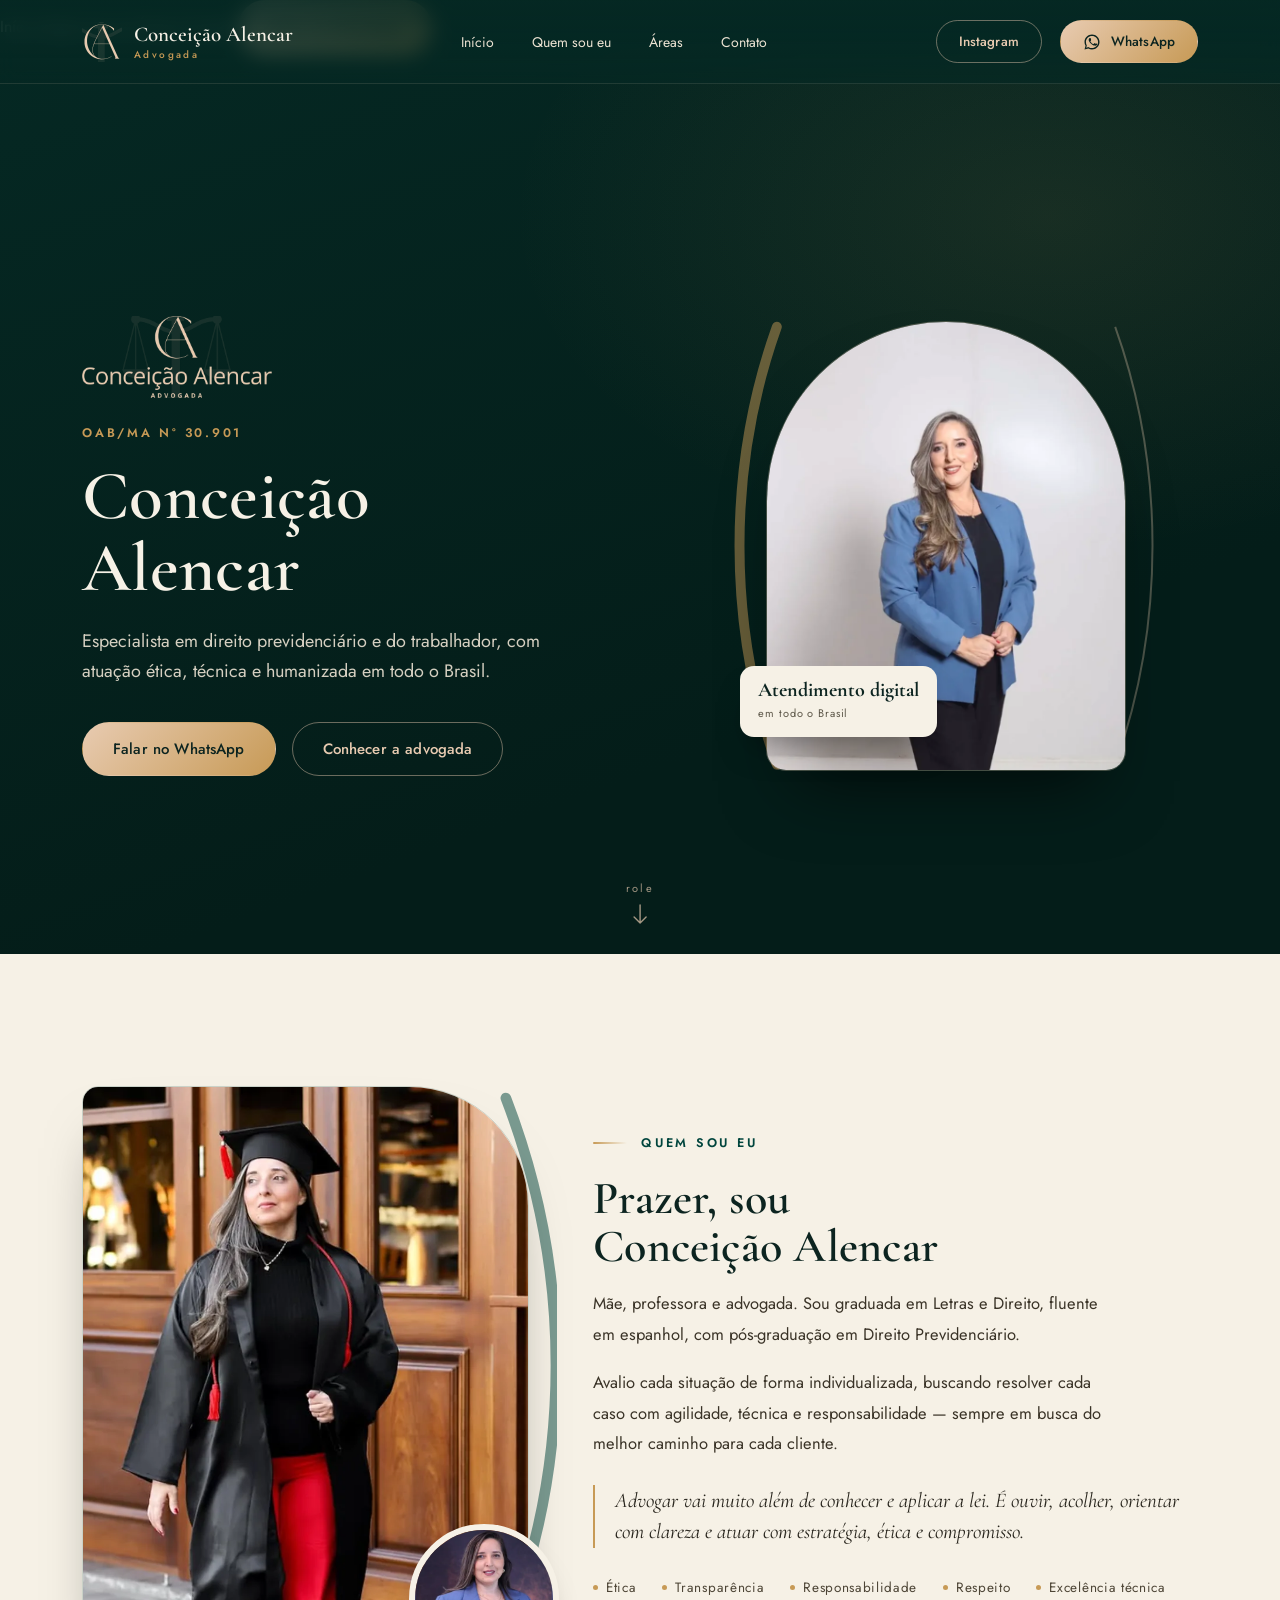
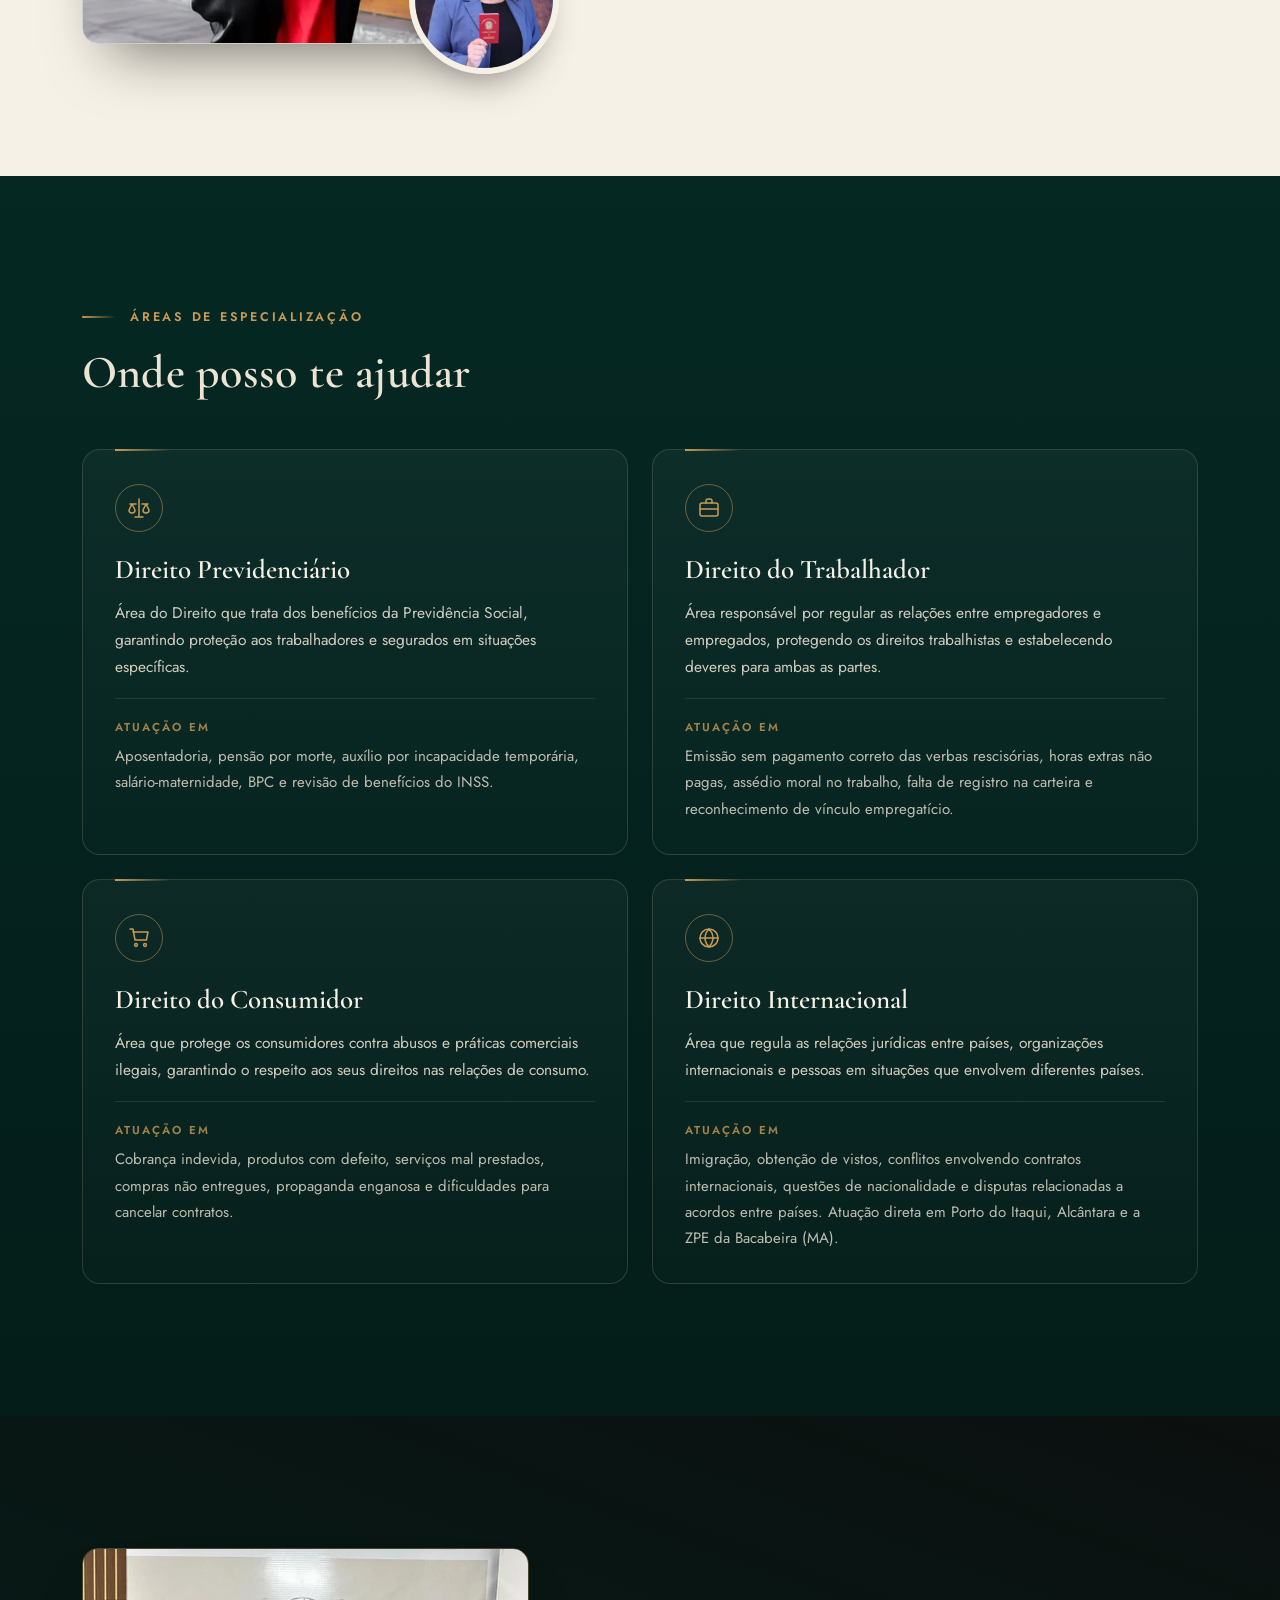
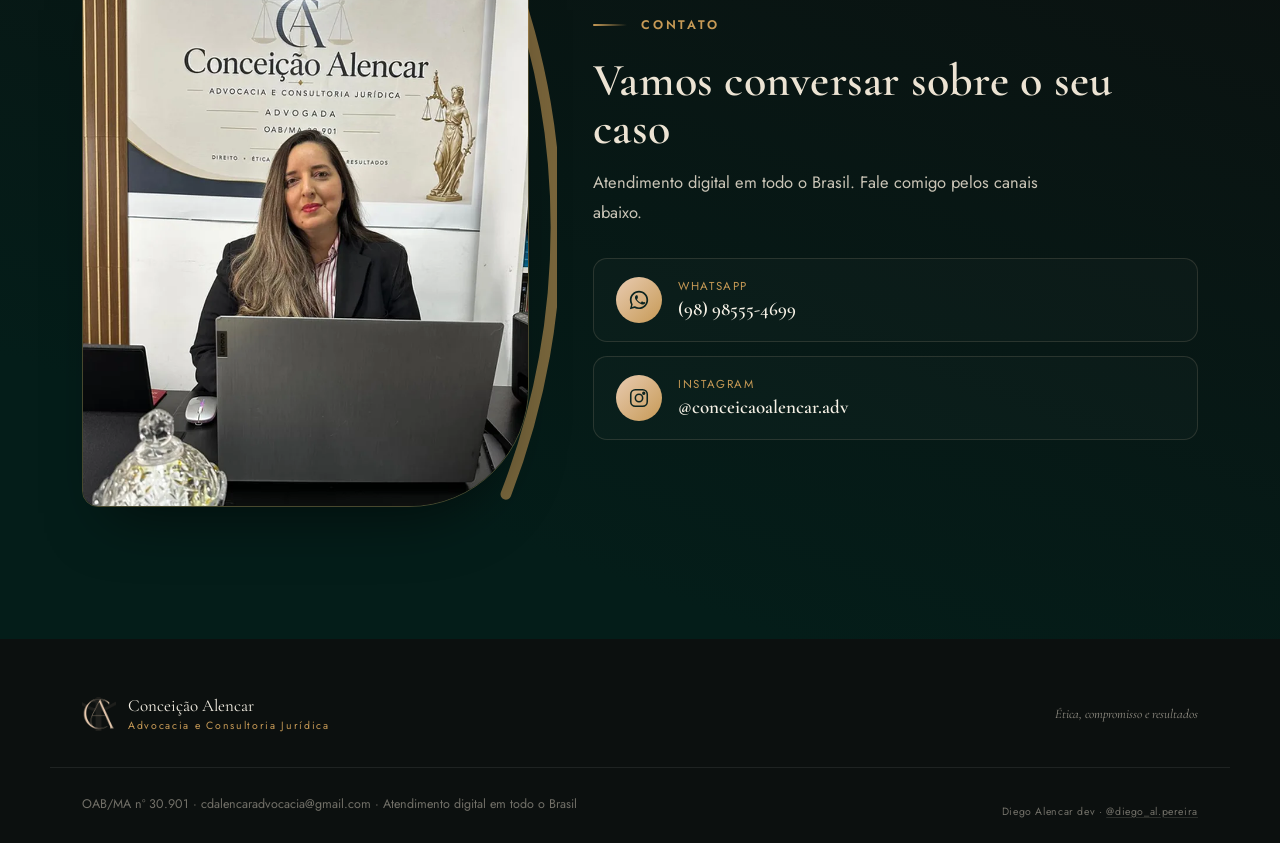
<file: site-conceicao-alencar-v3-1/index.html>
<!DOCTYPE html>
<html lang="pt-BR">
<head>
<meta charset="UTF-8">
<meta name="viewport" content="width=device-width, initial-scale=1.0">
<title>Conceição Alencar | Advogada — OAB/MA 30.901</title>
<meta name="description" content="Conceição Alencar, advogada especialista em direito previdenciário e do trabalhador. Atendimento humanizado em todo o Brasil.">
<link rel="icon" href="assets/img/logo-icone.webp">
<link rel="stylesheet" href="style.css">
</head>
<body>

<input type="checkbox" id="drawer-toggle" class="drawer-toggle">

<header class="nav">
  <div class="container">
    <a href="#topo" class="brand">
      <img src="assets/img/logo-icone.webp" alt="Monograma Conceição Alencar">
      <span class="brand-text">Conceição Alencar<span>Advogada</span></span>
    </a>

    <nav class="nav-links">
      <a href="#topo">Início</a>
      <a href="#quem-sou-eu">Quem sou eu</a>
      <a href="#areas">Áreas</a>
      <a href="#contato">Contato</a>
    </nav>

    <div class="nav-cta">
      <a class="btn btn-outline" href="https://instagram.com/conceicaoalencar.adv" target="_blank" rel="noopener">Instagram</a>
      <a class="btn btn-gold" href="https://wa.me/5598985554699" target="_blank" rel="noopener">
        <svg viewBox="0 0 24 24" fill="currentColor"><path d="M17.5 14.4c-.3-.1-1.6-.8-1.9-.9-.3-.1-.4-.1-.6.1-.2.3-.7.9-.8 1-.1.2-.3.2-.6.1-.3-.2-1.2-.4-2.2-1.4-.8-.7-1.4-1.6-1.5-1.9-.2-.3 0-.5.1-.6.1-.1.3-.3.4-.5.1-.1.2-.3.3-.4.1-.2 0-.4 0-.5C11 9 10.5 7.7 10.3 7.2c-.2-.5-.4-.4-.6-.4h-.5c-.2 0-.5.1-.7.3-.2.3-.9.9-.9 2.2s1 2.6 1.1 2.7c.1.2 2 3 4.7 4.2.7.3 1.2.5 1.6.6.7.2 1.3.2 1.8.1.5-.1 1.6-.6 1.8-1.3.2-.6.2-1.1.2-1.2-.1-.1-.3-.2-.6-.3z"/><path d="M12 2C6.5 2 2 6.5 2 12c0 1.9.5 3.6 1.4 5.1L2 22l5.1-1.3c1.4.8 3.1 1.2 4.9 1.2 5.5 0 10-4.5 10-10S17.5 2 12 2zm0 18.1c-1.6 0-3.1-.4-4.4-1.2l-.3-.2-3 .8.8-2.9-.2-.3C4.3 15 3.9 13.5 3.9 12c0-4.5 3.6-8.1 8.1-8.1s8.1 3.6 8.1 8.1-3.6 8.1-8.1 8.1z"/></svg>
        WhatsApp
      </a>
    </div>

    <label for="drawer-toggle" class="burger" aria-label="Abrir menu"><span></span></label>
  </div>
</header>

<label for="drawer-toggle" class="drawer-overlay"></label>
<nav class="side-drawer">
  <a href="#topo">Início</a>
  <a href="#quem-sou-eu">Quem sou eu</a>
  <a href="#areas">Áreas</a>
  <a href="#contato">Contato</a>
  <a class="btn btn-gold" href="https://wa.me/5598985554699" target="_blank" rel="noopener">Falar no WhatsApp</a>
</nav>

<main>

  <section class="hero" id="topo">
    <div class="container">
      <div class="hero-copy">
        <img src="assets/img/logo.webp" class="hero-logo" alt="Logo Conceição Alencar Advogada">
        <p class="eyebrow">OAB/MA nº 30.901</p>
        <h1 class="heading-serif">Conceição<br>Alencar</h1>
        <p class="hero-sub">Especialista em direito previdenciário e do trabalhador, com atuação ética, técnica e humanizada em todo o Brasil.</p>
        <div class="hero-actions">
          <a class="btn btn-gold" href="https://wa.me/5598985554699" target="_blank" rel="noopener">Falar no WhatsApp</a>
          <a class="btn btn-outline" href="#quem-sou-eu">Conhecer a advogada</a>
        </div>
      </div>

      <div class="hero-figure">
        <svg class="hero-arc" viewBox="0 0 420 520" fill="none">
          <path d="M40 40 C -10 180, -10 340, 40 480" stroke="#c79a56" stroke-width="10" stroke-linecap="round" opacity="0.55"/>
          <path d="M380 40 C 430 180, 430 340, 380 480" stroke="#e8cbb1" stroke-width="2" opacity="0.35"/>
        </svg>
        <div class="hero-photo">
          <img src="assets/img/hero.webp" alt="Conceição Alencar, advogada">
        </div>
        <div class="hero-badge">
          <div>
            <strong>Atendimento digital</strong>
            <span>em todo o Brasil</span>
          </div>
        </div>
      </div>
    </div>

    <a href="#quem-sou-eu" class="scroll-cue">
      <span>role</span>
      <svg viewBox="0 0 14 20" fill="none"><path d="M7 1v18M1 13l6 6 6-6" stroke="currentColor" stroke-width="1.4" stroke-linecap="round" stroke-linejoin="round"/></svg>
    </a>
  </section>

  <section class="section quem" id="quem-sou-eu">
    <div class="container section-grid">
      <div class="figure-col">
        <div class="figure-card">
          <svg class="arc" viewBox="0 0 360 460" style="top:-28px;left:-28px;width:calc(100% + 56px);height:calc(100% + 56px)" fill="none">
            <path d="M330 30 C 380 160, 380 300, 330 430" stroke="#00453D" stroke-width="8" stroke-linecap="round"/>
          </svg>
          <div class="figure-frame">
            <img src="assets/img/quem-sou-eu.webp" alt="Conceição Alencar em sua formatura em Direito">
          </div>
          <div class="quem-badge">
            <img src="assets/img/quem-sou-eu-selo.webp" alt="Conceição Alencar com a carteira da OAB">
          </div>
        </div>
      </div>

      <div class="text-col">
        <div class="section-tag"><span class="rule"></span><span class="eyebrow" style="color:#00453D">Quem sou eu</span></div>
        <h2 class="heading-serif">Prazer, sou<br>Conceição Alencar</h2>
        <div class="section-body">
          <p>Mãe, professora e advogada. Sou graduada em Letras e Direito, fluente em espanhol, com pós-graduação em Direito Previdenciário.</p>
          <p>Avalio cada situação de forma individualizada, buscando resolver cada caso com agilidade, técnica e responsabilidade — sempre em busca do melhor caminho para cada cliente.</p>
        </div>
        <blockquote>Advogar vai muito além de conhecer e aplicar a lei. É ouvir, acolher, orientar com clareza e atuar com estratégia, ética e compromisso.</blockquote>
        <ul class="values">
          <li>Ética</li><li>Transparência</li><li>Responsabilidade</li><li>Respeito</li><li>Excelência técnica</li>
        </ul>
      </div>
    </div>
  </section>

  <section class="section areas" id="areas">
    <div class="container">
      <div class="areas-head">
        <div class="section-tag"><span class="rule"></span><span class="eyebrow">Áreas de especialização</span></div>
        <h2 class="heading-serif">Onde posso te ajudar</h2>
      </div>

      <div class="area-grid">

        <article class="area-card">
          <div class="area-icon">
            <svg viewBox="0 0 24 24" fill="none" stroke="currentColor" stroke-width="1.5" stroke-linecap="round" stroke-linejoin="round"><path d="M12 3v18M5 8l-3 6a3 3 0 0 0 6 0l-3-6Zm14 0l-3 6a3 3 0 0 0 6 0l-3-6ZM3 8h6M15 8h6M8 21h8"/></svg>
          </div>
          <h3>Direito Previdenciário</h3>
          <p class="area-desc">Área do Direito que trata dos benefícios da Previdência Social, garantindo proteção aos trabalhadores e segurados em situações específicas.</p>
          <p class="area-atuacao"><strong>Atuação em</strong>Aposentadoria, pensão por morte, auxílio por incapacidade temporária, salário-maternidade, BPC e revisão de benefícios do INSS.</p>
        </article>

        <article class="area-card">
          <div class="area-icon">
            <svg viewBox="0 0 24 24" fill="none" stroke="currentColor" stroke-width="1.5" stroke-linecap="round" stroke-linejoin="round"><rect x="3" y="7" width="18" height="13" rx="2"/><path d="M9 7V5a2 2 0 0 1 2-2h2a2 2 0 0 1 2 2v2M3 13h18"/></svg>
          </div>
          <h3>Direito do Trabalhador</h3>
          <p class="area-desc">Área responsável por regular as relações entre empregadores e empregados, protegendo os direitos trabalhistas e estabelecendo deveres para ambas as partes.</p>
          <p class="area-atuacao"><strong>Atuação em</strong>Emissão sem pagamento correto das verbas rescisórias, horas extras não pagas, assédio moral no trabalho, falta de registro na carteira e reconhecimento de vínculo empregatício.</p>
        </article>

        <article class="area-card">
          <div class="area-icon">
            <svg viewBox="0 0 24 24" fill="none" stroke="currentColor" stroke-width="1.5" stroke-linecap="round" stroke-linejoin="round"><path d="M6 6h15l-1.6 8H8L6 3H3"/><circle cx="9" cy="19" r="1.4"/><circle cx="18" cy="19" r="1.4"/></svg>
          </div>
          <h3>Direito do Consumidor</h3>
          <p class="area-desc">Área que protege os consumidores contra abusos e práticas comerciais ilegais, garantindo o respeito aos seus direitos nas relações de consumo.</p>
          <p class="area-atuacao"><strong>Atuação em</strong>Cobrança indevida, produtos com defeito, serviços mal prestados, compras não entregues, propaganda enganosa e dificuldades para cancelar contratos.</p>
        </article>

        <article class="area-card">
          <div class="area-icon">
            <svg viewBox="0 0 24 24" fill="none" stroke="currentColor" stroke-width="1.5" stroke-linecap="round" stroke-linejoin="round"><circle cx="12" cy="12" r="9"/><path d="M3 12h18M12 3c2.6 2.7 4 5.7 4 9s-1.4 6.3-4 9c-2.6-2.7-4-5.7-4-9s1.4-6.3 4-9Z"/></svg>
          </div>
          <h3>Direito Internacional</h3>
          <p class="area-desc">Área que regula as relações jurídicas entre países, organizações internacionais e pessoas em situações que envolvem diferentes países.</p>
          <p class="area-atuacao"><strong>Atuação em</strong>Imigração, obtenção de vistos, conflitos envolvendo contratos internacionais, questões de nacionalidade e disputas relacionadas a acordos entre países. Atuação direta em Porto do Itaqui, Alcântara e a ZPE da Bacabeira (MA).</p>
        </article>

      </div>
    </div>
  </section>

  <section class="section contato" id="contato">
    <div class="container section-grid">
      <div class="figure-col">
        <div class="figure-card">
          <svg class="arc" viewBox="0 0 360 460" style="bottom:-28px;left:-28px;width:calc(100% + 56px);height:calc(100% + 56px)" fill="none">
            <path d="M330 30 C 380 160, 380 300, 330 430" stroke="#c79a56" stroke-width="8" stroke-linecap="round" opacity="0.6"/>
          </svg>
          <div class="figure-frame">
            <img src="assets/img/escritorio.webp" alt="Conceição Alencar trabalhando em seu escritório">
          </div>
        </div>
      </div>

      <div class="text-col">
        <div class="section-tag"><span class="rule"></span><span class="eyebrow">Contato</span></div>
        <h2 class="heading-serif">Vamos conversar sobre o seu caso</h2>
        <p style="margin-top:16px;font-size:16.5px;line-height:1.8;color:var(--texto-claro);opacity:.85;max-width:48ch">Atendimento digital em todo o Brasil. Fale comigo pelos canais abaixo.</p>

        <div class="contact-cards">
          <a class="contact-card" href="https://wa.me/5598985554699" target="_blank" rel="noopener">
            <span class="contact-icon">
              <svg viewBox="0 0 24 24" fill="currentColor"><path d="M17.5 14.4c-.3-.1-1.6-.8-1.9-.9-.3-.1-.4-.1-.6.1-.2.3-.7.9-.8 1-.1.2-.3.2-.6.1-.3-.2-1.2-.4-2.2-1.4-.8-.7-1.4-1.6-1.5-1.9-.2-.3 0-.5.1-.6.1-.1.3-.3.4-.5.1-.1.2-.3.3-.4.1-.2 0-.4 0-.5C11 9 10.5 7.7 10.3 7.2c-.2-.5-.4-.4-.6-.4h-.5c-.2 0-.5.1-.7.3-.2.3-.9.9-.9 2.2s1 2.6 1.1 2.7c.1.2 2 3 4.7 4.2.7.3 1.2.5 1.6.6.7.2 1.3.2 1.8.1.5-.1 1.6-.6 1.8-1.3.2-.6.2-1.1.2-1.2-.1-.1-.3-.2-.6-.3z"/><path d="M12 2C6.5 2 2 6.5 2 12c0 1.9.5 3.6 1.4 5.1L2 22l5.1-1.3c1.4.8 3.1 1.2 4.9 1.2 5.5 0 10-4.5 10-10S17.5 2 12 2zm0 18.1c-1.6 0-3.1-.4-4.4-1.2l-.3-.2-3 .8.8-2.9-.2-.3C4.3 15 3.9 13.5 3.9 12c0-4.5 3.6-8.1 8.1-8.1s8.1 3.6 8.1 8.1-3.6 8.1-8.1 8.1z"/></svg>
            </span>
            <span class="contact-text"><span>WhatsApp</span><strong>(98) 98555-4699</strong></span>
          </a>
          <a class="contact-card" href="https://instagram.com/conceicaoalencar.adv" target="_blank" rel="noopener">
            <span class="contact-icon">
              <svg viewBox="0 0 24 24" fill="none" stroke="currentColor" stroke-width="1.7"><rect x="3" y="3" width="18" height="18" rx="5"/><circle cx="12" cy="12" r="4"/><circle cx="17.2" cy="6.8" r="1"/></svg>
            </span>
            <span class="contact-text"><span>Instagram</span><strong>@conceicaoalencar.adv</strong></span>
          </a>
        </div>
      </div>
    </div>
  </section>

</main>

<footer class="footer">
  <div class="container">
    <div class="footer-brand">
      <img src="assets/img/logo-icone.webp" alt="">
      <div>Conceição Alencar<small>Advocacia e Consultoria Jurídica</small></div>
    </div>
    <p class="footer-tag">Ética, compromisso e resultados</p>
  </div>
  <div class="container footer-bottom">
    <p>OAB/MA nº 30.901 · cdalencaradvocacia@gmail.com · Atendimento digital em todo o Brasil</p>
    <p class="footer-credit">Diego Alencar dev · <a href="https://instagram.com/diego_al.pereira" target="_blank" rel="noopener">@diego_al.pereira</a></p>
  </div>
</footer>

</body>
</html>
</file>
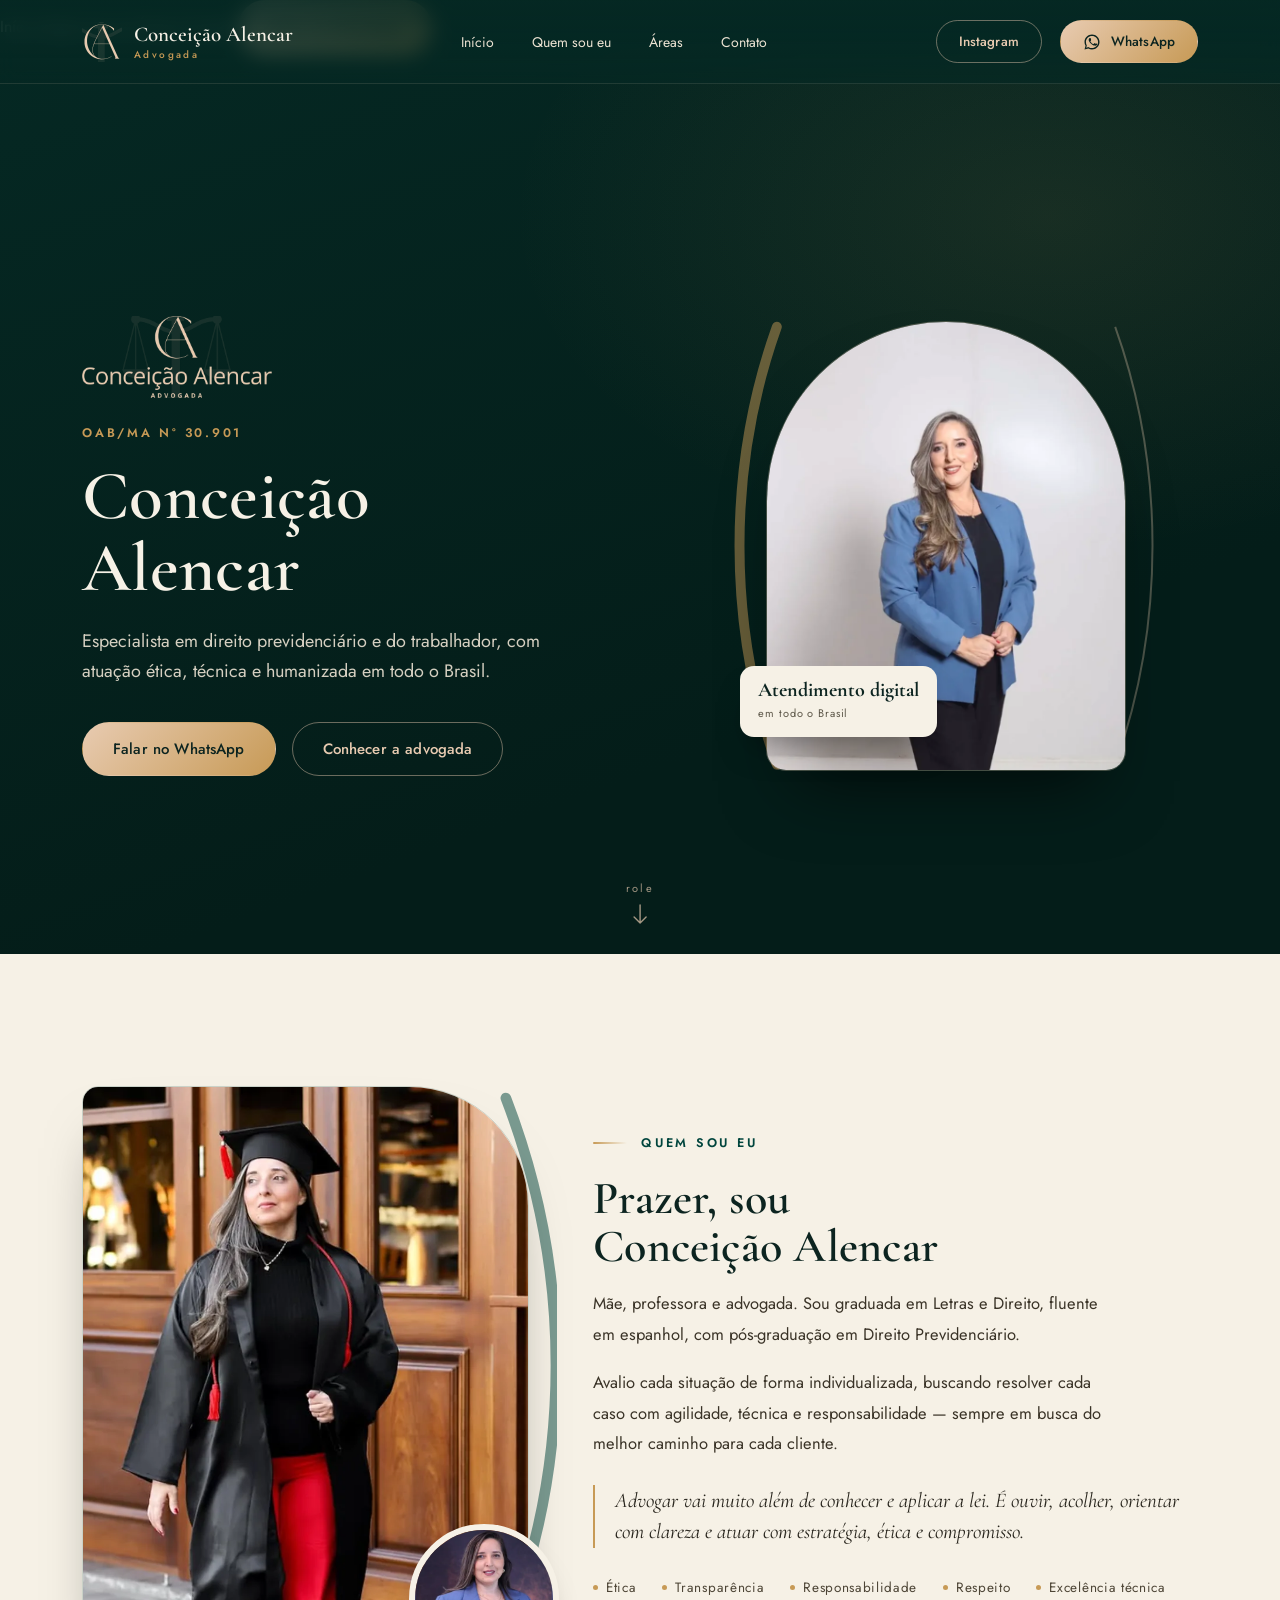
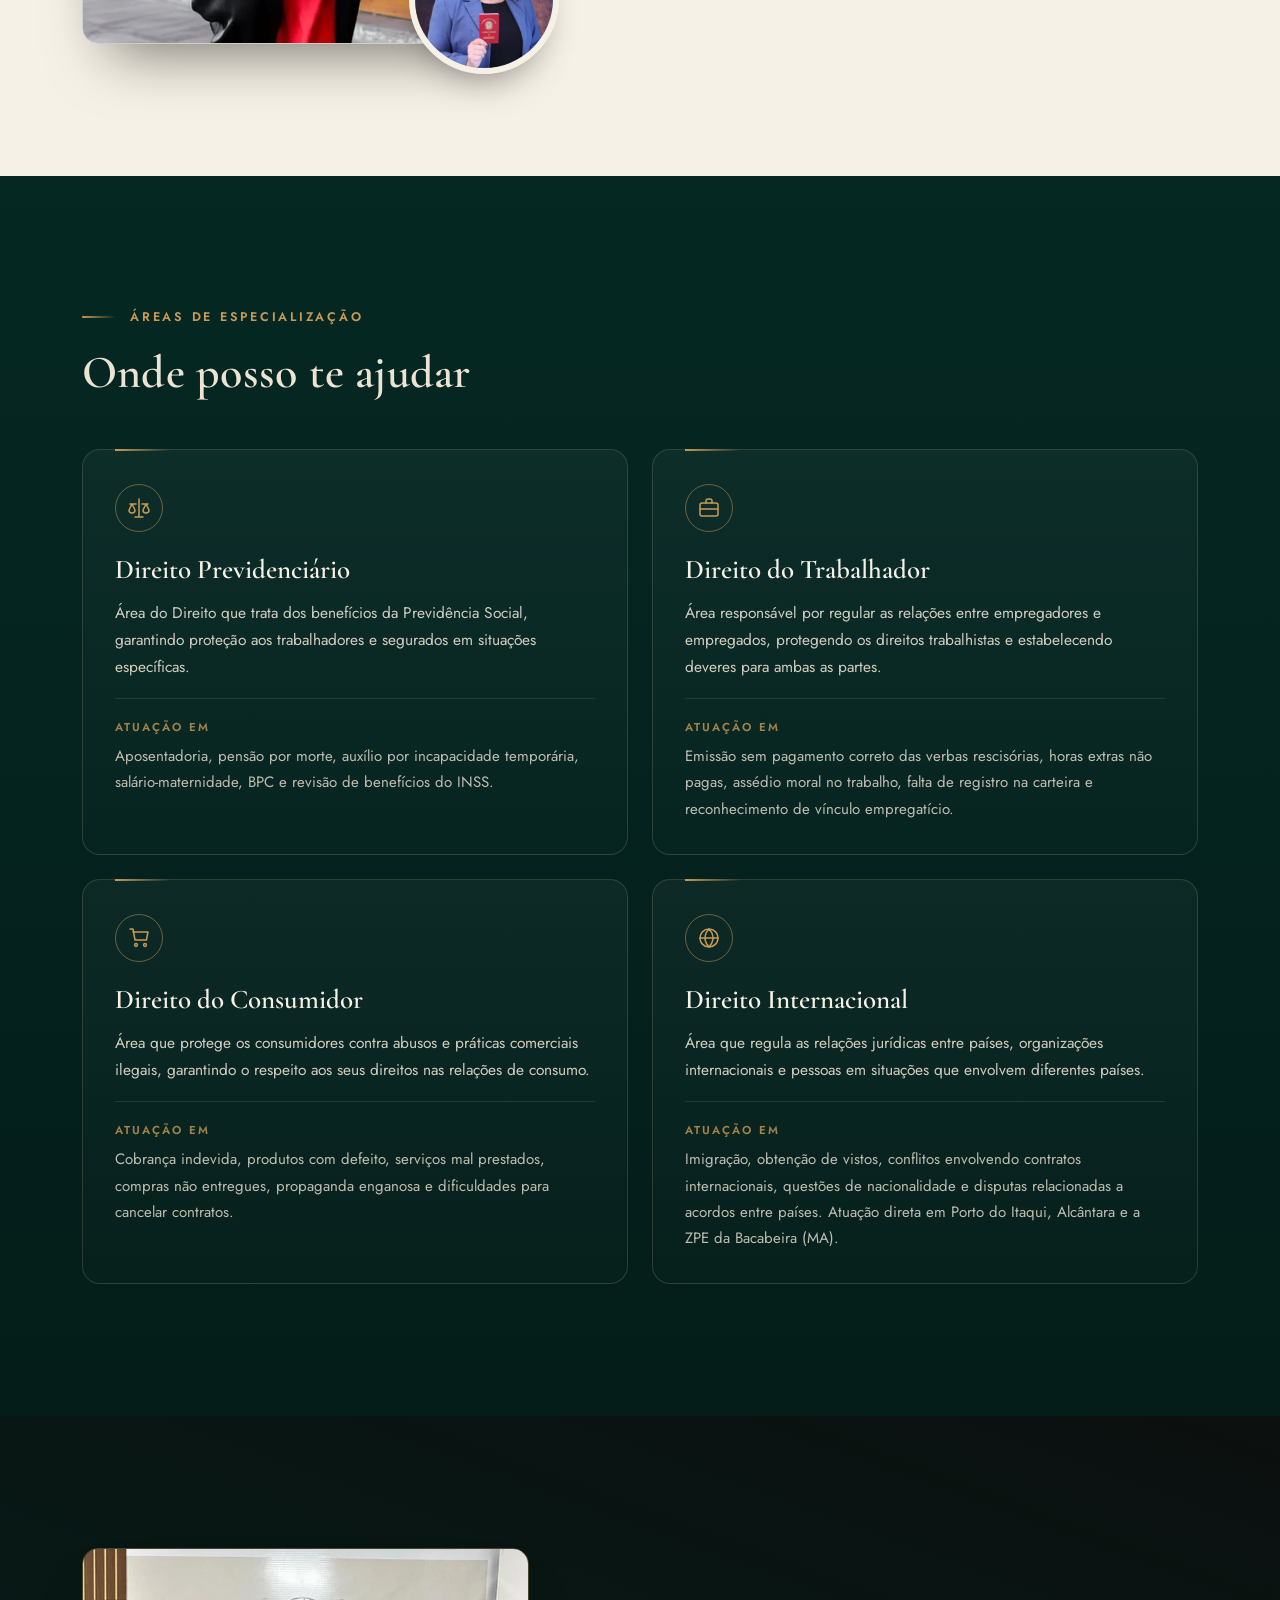
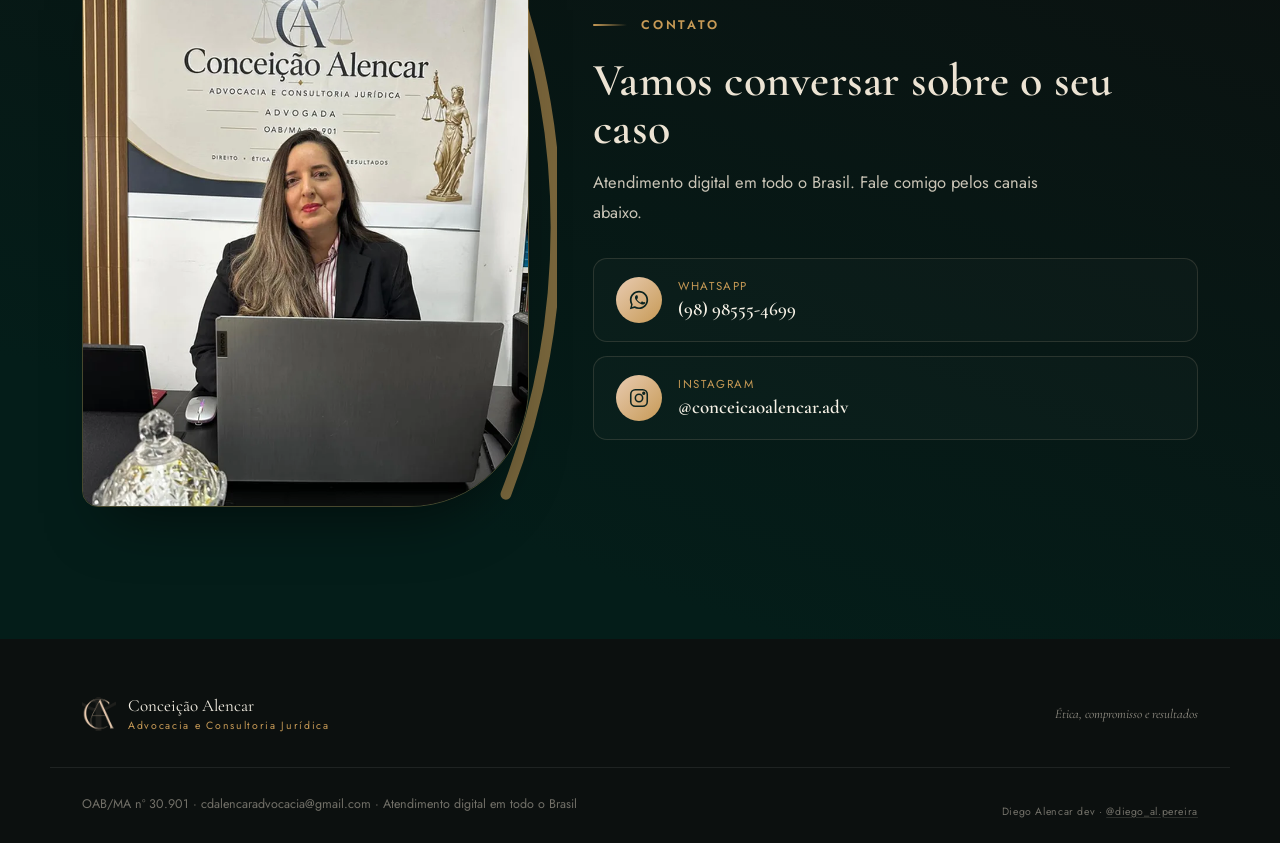
<file: site-conceicao-alencar-v3-2/index.html>
<!DOCTYPE html>
<html lang="pt-BR">
<head>
<meta charset="UTF-8">
<meta name="viewport" content="width=device-width, initial-scale=1.0">
<title>Conceição Alencar | Advogada — OAB/MA 30.901</title>
<meta name="description" content="Conceição Alencar, advogada especialista em direito previdenciário e do trabalhador. Atendimento humanizado em todo o Brasil.">
<link rel="icon" href="favicon.ico" sizes="48x48">
<link rel="icon" type="image/png" sizes="192x192" href="favicon-192.png">
<link rel="apple-touch-icon" href="apple-touch-icon.png">
<link rel="stylesheet" href="style.css">
</head>
<body>

<input type="checkbox" id="drawer-toggle" class="drawer-toggle">

<header class="nav">
  <div class="container">
    <a href="#topo" class="brand">
      <img src="assets/img/logo-icone.webp" alt="Monograma Conceição Alencar">
      <span class="brand-text">Conceição Alencar<span>Advogada</span></span>
    </a>

    <nav class="nav-links">
      <a href="#topo">Início</a>
      <a href="#quem-sou-eu">Quem sou eu</a>
      <a href="#areas">Áreas</a>
      <a href="#contato">Contato</a>
    </nav>

    <div class="nav-cta">
      <a class="btn btn-outline" href="https://instagram.com/conceicaoalencar.adv" target="_blank" rel="noopener">Instagram</a>
      <a class="btn btn-gold" href="https://wa.me/5598985554699" target="_blank" rel="noopener">
        <svg viewBox="0 0 24 24" fill="currentColor"><path d="M17.5 14.4c-.3-.1-1.6-.8-1.9-.9-.3-.1-.4-.1-.6.1-.2.3-.7.9-.8 1-.1.2-.3.2-.6.1-.3-.2-1.2-.4-2.2-1.4-.8-.7-1.4-1.6-1.5-1.9-.2-.3 0-.5.1-.6.1-.1.3-.3.4-.5.1-.1.2-.3.3-.4.1-.2 0-.4 0-.5C11 9 10.5 7.7 10.3 7.2c-.2-.5-.4-.4-.6-.4h-.5c-.2 0-.5.1-.7.3-.2.3-.9.9-.9 2.2s1 2.6 1.1 2.7c.1.2 2 3 4.7 4.2.7.3 1.2.5 1.6.6.7.2 1.3.2 1.8.1.5-.1 1.6-.6 1.8-1.3.2-.6.2-1.1.2-1.2-.1-.1-.3-.2-.6-.3z"/><path d="M12 2C6.5 2 2 6.5 2 12c0 1.9.5 3.6 1.4 5.1L2 22l5.1-1.3c1.4.8 3.1 1.2 4.9 1.2 5.5 0 10-4.5 10-10S17.5 2 12 2zm0 18.1c-1.6 0-3.1-.4-4.4-1.2l-.3-.2-3 .8.8-2.9-.2-.3C4.3 15 3.9 13.5 3.9 12c0-4.5 3.6-8.1 8.1-8.1s8.1 3.6 8.1 8.1-3.6 8.1-8.1 8.1z"/></svg>
        WhatsApp
      </a>
    </div>

    <label for="drawer-toggle" class="burger" aria-label="Abrir menu"><span></span></label>
  </div>
</header>

<label for="drawer-toggle" class="drawer-overlay"></label>
<nav class="side-drawer">
  <a href="#topo">Início</a>
  <a href="#quem-sou-eu">Quem sou eu</a>
  <a href="#areas">Áreas</a>
  <a href="#contato">Contato</a>
  <a class="btn btn-gold" href="https://wa.me/5598985554699" target="_blank" rel="noopener">Falar no WhatsApp</a>
</nav>

<main>

  <section class="hero" id="topo">
    <div class="container">
      <div class="hero-copy">
        <img src="assets/img/logo.webp" class="hero-logo" alt="Logo Conceição Alencar Advogada">
        <p class="eyebrow">OAB/MA nº 30.901</p>
        <h1 class="heading-serif">Conceição<br>Alencar</h1>
        <p class="hero-sub">Especialista em direito previdenciário e do trabalhador, com atuação ética, técnica e humanizada em todo o Brasil.</p>
        <div class="hero-actions">
          <a class="btn btn-gold" href="https://wa.me/5598985554699" target="_blank" rel="noopener">Falar no WhatsApp</a>
          <a class="btn btn-outline" href="#quem-sou-eu">Conhecer a advogada</a>
        </div>
      </div>

      <div class="hero-figure">
        <svg class="hero-arc" viewBox="0 0 420 520" fill="none">
          <path d="M40 40 C -10 180, -10 340, 40 480" stroke="#c79a56" stroke-width="10" stroke-linecap="round" opacity="0.55"/>
          <path d="M380 40 C 430 180, 430 340, 380 480" stroke="#e8cbb1" stroke-width="2" opacity="0.35"/>
        </svg>
        <div class="hero-photo">
          <img src="assets/img/hero.webp" alt="Conceição Alencar, advogada">
        </div>
        <div class="hero-badge">
          <div>
            <strong>Atendimento digital</strong>
            <span>em todo o Brasil</span>
          </div>
        </div>
      </div>
    </div>

    <a href="#quem-sou-eu" class="scroll-cue">
      <span>role</span>
      <svg viewBox="0 0 14 20" fill="none"><path d="M7 1v18M1 13l6 6 6-6" stroke="currentColor" stroke-width="1.4" stroke-linecap="round" stroke-linejoin="round"/></svg>
    </a>
  </section>

  <section class="section quem" id="quem-sou-eu">
    <div class="container section-grid">
      <div class="figure-col">
        <div class="figure-card">
          <svg class="arc" viewBox="0 0 360 460" style="top:-28px;left:-28px;width:calc(100% + 56px);height:calc(100% + 56px)" fill="none">
            <path d="M330 30 C 380 160, 380 300, 330 430" stroke="#00453D" stroke-width="8" stroke-linecap="round"/>
          </svg>
          <div class="figure-frame">
            <img src="assets/img/quem-sou-eu.webp" alt="Conceição Alencar em sua formatura em Direito">
          </div>
          <div class="quem-badge">
            <img src="assets/img/quem-sou-eu-selo.webp" alt="Conceição Alencar com a carteira da OAB">
          </div>
        </div>
      </div>

      <div class="text-col">
        <div class="section-tag"><span class="rule"></span><span class="eyebrow" style="color:#00453D">Quem sou eu</span></div>
        <h2 class="heading-serif">Prazer, sou<br>Conceição Alencar</h2>
        <div class="section-body">
          <p>Mãe, professora e advogada. Sou graduada em Letras e Direito, fluente em espanhol, com pós-graduação em Direito Previdenciário.</p>
          <p>Avalio cada situação de forma individualizada, buscando resolver cada caso com agilidade, técnica e responsabilidade — sempre em busca do melhor caminho para cada cliente.</p>
        </div>
        <blockquote>Advogar vai muito além de conhecer e aplicar a lei. É ouvir, acolher, orientar com clareza e atuar com estratégia, ética e compromisso.</blockquote>
        <ul class="values">
          <li>Ética</li><li>Transparência</li><li>Responsabilidade</li><li>Respeito</li><li>Excelência técnica</li>
        </ul>
      </div>
    </div>
  </section>

  <section class="section areas" id="areas">
    <div class="container">
      <div class="areas-head">
        <div class="section-tag"><span class="rule"></span><span class="eyebrow">Áreas de especialização</span></div>
        <h2 class="heading-serif">Onde posso te ajudar</h2>
      </div>

      <div class="area-grid">

        <article class="area-card">
          <div class="area-icon">
            <svg viewBox="0 0 24 24" fill="none" stroke="currentColor" stroke-width="1.5" stroke-linecap="round" stroke-linejoin="round"><path d="M12 3v18M5 8l-3 6a3 3 0 0 0 6 0l-3-6Zm14 0l-3 6a3 3 0 0 0 6 0l-3-6ZM3 8h6M15 8h6M8 21h8"/></svg>
          </div>
          <h3>Direito Previdenciário</h3>
          <p class="area-desc">Área do Direito que trata dos benefícios da Previdência Social, garantindo proteção aos trabalhadores e segurados em situações específicas.</p>
          <p class="area-atuacao"><strong>Atuação em</strong>Aposentadoria, pensão por morte, auxílio por incapacidade temporária, salário-maternidade, BPC e revisão de benefícios do INSS.</p>
        </article>

        <article class="area-card">
          <div class="area-icon">
            <svg viewBox="0 0 24 24" fill="none" stroke="currentColor" stroke-width="1.5" stroke-linecap="round" stroke-linejoin="round"><rect x="3" y="7" width="18" height="13" rx="2"/><path d="M9 7V5a2 2 0 0 1 2-2h2a2 2 0 0 1 2 2v2M3 13h18"/></svg>
          </div>
          <h3>Direito do Trabalhador</h3>
          <p class="area-desc">Área responsável por regular as relações entre empregadores e empregados, protegendo os direitos trabalhistas e estabelecendo deveres para ambas as partes.</p>
          <p class="area-atuacao"><strong>Atuação em</strong>Emissão sem pagamento correto das verbas rescisórias, horas extras não pagas, assédio moral no trabalho, falta de registro na carteira e reconhecimento de vínculo empregatício.</p>
        </article>

        <article class="area-card">
          <div class="area-icon">
            <svg viewBox="0 0 24 24" fill="none" stroke="currentColor" stroke-width="1.5" stroke-linecap="round" stroke-linejoin="round"><path d="M6 6h15l-1.6 8H8L6 3H3"/><circle cx="9" cy="19" r="1.4"/><circle cx="18" cy="19" r="1.4"/></svg>
          </div>
          <h3>Direito do Consumidor</h3>
          <p class="area-desc">Área que protege os consumidores contra abusos e práticas comerciais ilegais, garantindo o respeito aos seus direitos nas relações de consumo.</p>
          <p class="area-atuacao"><strong>Atuação em</strong>Cobrança indevida, produtos com defeito, serviços mal prestados, compras não entregues, propaganda enganosa e dificuldades para cancelar contratos.</p>
        </article>

        <article class="area-card">
          <div class="area-icon">
            <svg viewBox="0 0 24 24" fill="none" stroke="currentColor" stroke-width="1.5" stroke-linecap="round" stroke-linejoin="round"><circle cx="12" cy="12" r="9"/><path d="M3 12h18M12 3c2.6 2.7 4 5.7 4 9s-1.4 6.3-4 9c-2.6-2.7-4-5.7-4-9s1.4-6.3 4-9Z"/></svg>
          </div>
          <h3>Direito Internacional</h3>
          <p class="area-desc">Área que regula as relações jurídicas entre países, organizações internacionais e pessoas em situações que envolvem diferentes países.</p>
          <p class="area-atuacao"><strong>Atuação em</strong>Imigração, obtenção de vistos, conflitos envolvendo contratos internacionais, questões de nacionalidade e disputas relacionadas a acordos entre países. Atuação direta em Porto do Itaqui, Alcântara e a ZPE da Bacabeira (MA).</p>
        </article>

      </div>
    </div>
  </section>

  <section class="section contato" id="contato">
    <div class="container section-grid">
      <div class="figure-col">
        <div class="figure-card">
          <svg class="arc" viewBox="0 0 360 460" style="bottom:-28px;left:-28px;width:calc(100% + 56px);height:calc(100% + 56px)" fill="none">
            <path d="M330 30 C 380 160, 380 300, 330 430" stroke="#c79a56" stroke-width="8" stroke-linecap="round" opacity="0.6"/>
          </svg>
          <div class="figure-frame">
            <img src="assets/img/escritorio.webp" alt="Conceição Alencar trabalhando em seu escritório">
          </div>
        </div>
      </div>

      <div class="text-col">
        <div class="section-tag"><span class="rule"></span><span class="eyebrow">Contato</span></div>
        <h2 class="heading-serif">Vamos conversar sobre o seu caso</h2>
        <p style="margin-top:16px;font-size:16.5px;line-height:1.8;color:var(--texto-claro);opacity:.85;max-width:48ch">Atendimento digital em todo o Brasil. Fale comigo pelos canais abaixo.</p>

        <div class="contact-cards">
          <a class="contact-card" href="https://wa.me/5598985554699" target="_blank" rel="noopener">
            <span class="contact-icon">
              <svg viewBox="0 0 24 24" fill="currentColor"><path d="M17.5 14.4c-.3-.1-1.6-.8-1.9-.9-.3-.1-.4-.1-.6.1-.2.3-.7.9-.8 1-.1.2-.3.2-.6.1-.3-.2-1.2-.4-2.2-1.4-.8-.7-1.4-1.6-1.5-1.9-.2-.3 0-.5.1-.6.1-.1.3-.3.4-.5.1-.1.2-.3.3-.4.1-.2 0-.4 0-.5C11 9 10.5 7.7 10.3 7.2c-.2-.5-.4-.4-.6-.4h-.5c-.2 0-.5.1-.7.3-.2.3-.9.9-.9 2.2s1 2.6 1.1 2.7c.1.2 2 3 4.7 4.2.7.3 1.2.5 1.6.6.7.2 1.3.2 1.8.1.5-.1 1.6-.6 1.8-1.3.2-.6.2-1.1.2-1.2-.1-.1-.3-.2-.6-.3z"/><path d="M12 2C6.5 2 2 6.5 2 12c0 1.9.5 3.6 1.4 5.1L2 22l5.1-1.3c1.4.8 3.1 1.2 4.9 1.2 5.5 0 10-4.5 10-10S17.5 2 12 2zm0 18.1c-1.6 0-3.1-.4-4.4-1.2l-.3-.2-3 .8.8-2.9-.2-.3C4.3 15 3.9 13.5 3.9 12c0-4.5 3.6-8.1 8.1-8.1s8.1 3.6 8.1 8.1-3.6 8.1-8.1 8.1z"/></svg>
            </span>
            <span class="contact-text"><span>WhatsApp</span><strong>(98) 98555-4699</strong></span>
          </a>
          <a class="contact-card" href="https://instagram.com/conceicaoalencar.adv" target="_blank" rel="noopener">
            <span class="contact-icon">
              <svg viewBox="0 0 24 24" fill="none" stroke="currentColor" stroke-width="1.7"><rect x="3" y="3" width="18" height="18" rx="5"/><circle cx="12" cy="12" r="4"/><circle cx="17.2" cy="6.8" r="1"/></svg>
            </span>
            <span class="contact-text"><span>Instagram</span><strong>@conceicaoalencar.adv</strong></span>
          </a>
        </div>
      </div>
    </div>
  </section>

</main>

<footer class="footer">
  <div class="container">
    <div class="footer-brand">
      <img src="assets/img/logo-icone.webp" alt="">
      <div>Conceição Alencar<small>Advocacia e Consultoria Jurídica</small></div>
    </div>
    <p class="footer-tag">Ética, compromisso e resultados</p>
  </div>
  <div class="container footer-bottom">
    <p>OAB/MA nº 30.901 · cdalencaradvocacia@gmail.com · Atendimento digital em todo o Brasil</p>
    <p class="footer-credit">Diego Alencar dev · <a href="https://instagram.com/diego_al.pereira" target="_blank" rel="noopener">@diego_al.pereira</a></p>
  </div>
</footer>

</body>
</html>
</file>
<file: site-conceicao-alencar-v3-1/style.css>
@import url('https://fonts.googleapis.com/css2?family=Cormorant+Garamond:ital,wght@0,500;0,600;0,700;1,500;1,600&family=Jost:wght@300;400;500;600;700&display=swap');

/* ============ TOKENS ============ */
:root{
  --verde:        #00453D;
  --verde-800:    #063a32;
  --verde-900:    #052823;
  --verde-950:    #041d19;
  --preto:        #0c100f;
  --dourado:      #c79a56;
  --dourado-claro:#e8cbb1;
  --creme:        #f6f1e6;
  --texto-claro:  #ece3d3;
  --texto-verde:  #0c2420;

  --serif: "Cormorant Garamond", Georgia, "Times New Roman", serif;
  --sans:  "Jost", "Helvetica Neue", Arial, sans-serif;

  --max: 1180px;
  --nav-h: 84px;
  --ease: cubic-bezier(.22,.61,.36,1);
}

*,*::before,*::after{ box-sizing:border-box; }
html{ scroll-behavior:smooth; }
body{
  margin:0;
  font-family:var(--sans);
  color:var(--texto-claro);
  background:var(--verde-900);
  -webkit-font-smoothing:antialiased;
  overflow-x:hidden;
}
img{ max-width:100%; display:block; }
a{ color:inherit; text-decoration:none; }
ul{ margin:0; padding:0; list-style:none; }
h1,h2,h3,p{ margin:0; }
:focus-visible{ outline:2px solid var(--dourado-claro); outline-offset:3px; }
@media (prefers-reduced-motion: reduce){
  *{ animation-duration:.01ms !important; transition-duration:.01ms !important; scroll-behavior:auto !important; }
}

.container{ width:100%; max-width:var(--max); margin-inline:auto; padding-inline:32px; }

.eyebrow{
  font-family:var(--sans);
  font-size:12.5px;
  letter-spacing:.22em;
  text-transform:uppercase;
  color:var(--dourado);
  font-weight:600;
}
.heading-serif{
  font-family:var(--serif);
  font-weight:600;
  line-height:1.05;
  letter-spacing:.005em;
}

.btn{
  display:inline-flex;
  align-items:center;
  gap:10px;
  padding:15px 30px;
  border-radius:999px;
  font-family:var(--sans);
  font-size:15px;
  font-weight:500;
  letter-spacing:.01em;
  border:1px solid transparent;
  cursor:pointer;
  transition:transform .35s var(--ease), background .35s var(--ease), color .35s var(--ease), border-color .35s var(--ease);
}
.btn svg{ width:18px; height:18px; flex:none; }
.btn-gold{
  background:linear-gradient(135deg,var(--dourado-claro),var(--dourado));
  color:var(--texto-verde);
}
.btn-gold:hover{ transform:translateY(-2px); box-shadow:0 14px 28px -12px rgba(199,154,86,.55); }
.btn-outline{
  background:transparent;
  color:var(--dourado-claro);
  border-color:rgba(232,203,177,.45);
}
.btn-outline:hover{ border-color:var(--dourado-claro); background:rgba(232,203,177,.08); }

.rule{
  width:54px; height:2px;
  background:linear-gradient(90deg,var(--dourado),transparent);
  border-radius:2px;
}

/* ============ NAV ============ */
.nav{
  position:fixed; inset:0 0 auto 0; z-index:100;
  height:var(--nav-h);
  display:flex; align-items:center;
  background:linear-gradient(180deg, rgba(5,40,35,.92), rgba(5,40,35,.75));
  backdrop-filter:blur(10px);
  border-bottom:1px solid rgba(232,203,177,.12);
}
.nav .container{ display:flex; align-items:center; justify-content:space-between; }
.brand{ display:flex; align-items:center; gap:12px; }
.brand img{ height:40px; width:40px; }
.brand-text{ font-family:var(--serif); font-size:21px; color:var(--creme); font-weight:600; }
.brand-text span{ display:block; font-family:var(--sans); font-size:10px; letter-spacing:.24em; color:var(--dourado); font-weight:500; }

.nav-links{ display:flex; align-items:center; gap:38px; }
.nav-links a{
  font-size:14px; color:var(--texto-claro); position:relative; padding:6px 0;
  transition:color .3s var(--ease);
}
.nav-links a::after{
  content:""; position:absolute; left:0; right:0; bottom:0; height:1px;
  background:var(--dourado); transform:scaleX(0); transform-origin:right;
  transition:transform .35s var(--ease);
}
.nav-links a:hover{ color:var(--dourado-claro); }
.nav-links a:hover::after{ transform:scaleX(1); transform-origin:left; }
.nav-cta{ display:flex; align-items:center; gap:18px; }
.nav-cta .btn{ padding:11px 22px; font-size:13.5px; }

.drawer-toggle{ display:none; }
.burger{ display:none; }

/* ============ HERO ============ */
.hero{
  position:relative;
  min-height:100svh;
  display:flex; align-items:center;
  padding-top:var(--nav-h);
  background:
    radial-gradient(900px 560px at 82% 18%, rgba(199,154,86,.10), transparent 60%),
    linear-gradient(160deg, var(--verde-900), var(--verde-950) 70%);
  overflow:clip;
}
.hero .container{
  display:grid; grid-template-columns:1.05fr .95fr; align-items:center; gap:56px;
  position:relative; z-index:2;
}
.hero-logo{ width:190px; height:auto; margin-bottom:26px; }
.hero-copy .eyebrow{ margin-bottom:18px; }
.hero-copy h1{
  font-size:clamp(46px,5.4vw,74px);
  color:var(--creme);
}
.hero-sub{
  margin-top:22px; max-width:46ch;
  font-size:18px; line-height:1.65; color:var(--texto-claro); opacity:.9;
}
.hero-actions{ margin-top:36px; display:flex; align-items:center; gap:16px; flex-wrap:wrap; }

.hero-figure{ position:relative; justify-self:center; }
.hero-arc{
  position:absolute; top:-34px; left:-34px; width:calc(100% + 68px); height:calc(100% + 68px);
  z-index:1; opacity:.9;
}
.hero-photo{
  position:relative; z-index:2; width:min(360px,86vw);
  border-radius:180px 180px 20px 20px;
  overflow:hidden;
  border:1px solid rgba(232,203,177,.28);
  box-shadow:0 40px 70px -30px rgba(0,0,0,.65);
}
.hero-photo img{ width:100%; height:100%; object-fit:cover; aspect-ratio:4/5; }
.hero-badge{
  position:absolute; z-index:3; left:-26px; bottom:34px;
  background:var(--creme); color:var(--texto-verde);
  padding:14px 18px; border-radius:14px;
  box-shadow:0 20px 34px -16px rgba(0,0,0,.5);
  display:flex; align-items:center; gap:12px;
  font-family:var(--sans);
}
.hero-badge strong{ display:block; font-family:var(--serif); font-size:20px; line-height:1; }
.hero-badge span{ font-size:11px; letter-spacing:.08em; color:#5c5648; }

.scroll-cue{
  position:absolute; bottom:30px; left:50%; transform:translateX(-50%);
  display:flex; flex-direction:column; align-items:center; gap:8px;
  color:var(--dourado-claro); opacity:.7; font-size:11px; letter-spacing:.2em;
}
.scroll-cue svg{ width:14px; height:20px; animation:cue 2.4s var(--ease) infinite; }
@keyframes cue{ 0%,100%{ transform:translateY(0); opacity:.5; } 50%{ transform:translateY(6px); opacity:1; } }

/* ============ SECTION SHELL ============ */
.section{ position:relative; padding:132px 0; }
.section-grid{
  display:grid; grid-template-columns:.85fr 1.15fr; gap:64px; align-items:center;
}
.section-tag{ display:flex; align-items:center; gap:14px; margin-bottom:22px; }
.section-tag .rule{ width:34px; }
.section h2{ font-size:clamp(32px,3.6vw,46px); }
.section-body p{ font-size:16.5px; line-height:1.85; margin-top:18px; max-width:52ch; }

.figure-card{ position:relative; }
.figure-card .arc{ position:absolute; z-index:1; }
.figure-frame{
  position:relative; z-index:2; border-radius:16px 120px 16px 16px; overflow:hidden;
  border:1px solid rgba(199,154,86,.35);
  box-shadow:0 34px 60px -28px rgba(0,0,0,.55);
}
.figure-frame img{ width:100%; aspect-ratio:4/5; object-fit:cover; }

/* ============ QUEM SOU EU ============ */
.quem{ background:var(--creme); color:var(--texto-verde); }
.quem .section-body p{ color:#3a3327; }
.quem .figure-frame{ border-color:rgba(0,69,61,.18); }
.quem .arc{ opacity:.5; }
.quem-badge{
  position:absolute; z-index:3; right:-30px; bottom:-30px; width:150px; height:150px;
  border-radius:50%; overflow:hidden; border:6px solid var(--creme);
  box-shadow:0 20px 34px -16px rgba(0,0,0,.35);
}
.quem-badge img{ width:100%; height:100%; object-fit:cover; }
.quem blockquote{
  margin:26px 0 0; padding-left:20px; border-left:2px solid var(--dourado);
  font-family:var(--serif); font-style:italic; font-size:21px; line-height:1.5; color:#28251d;
}
.values{ margin-top:30px; display:flex; flex-wrap:wrap; gap:10px 26px; }
.values li{ font-size:13.5px; letter-spacing:.05em; color:#4d4536; display:flex; align-items:center; gap:8px; }
.values li::before{ content:""; width:5px; height:5px; border-radius:50%; background:var(--dourado); }

/* ============ ÁREAS ============ */
.areas{ background:linear-gradient(180deg,var(--verde-900),var(--verde-950)); }
.areas-head{ max-width:640px; }
.area-grid{
  margin-top:52px;
  display:grid; grid-template-columns:repeat(2,1fr); gap:24px;
}
.area-card{
  position:relative; display:flex; flex-direction:column;
  padding:34px 32px 32px;
  border:1px solid rgba(232,203,177,.16);
  border-radius:18px;
  background:linear-gradient(180deg, rgba(255,255,255,.04), rgba(255,255,255,.01));
  transition:transform .35s var(--ease), border-color .35s var(--ease), background .35s var(--ease);
}
.area-card::before{
  content:""; position:absolute; top:-1px; left:32px; width:56px; height:2px;
  background:linear-gradient(90deg,var(--dourado),transparent);
}
.area-card:hover{ transform:translateY(-4px); border-color:rgba(199,154,86,.5); background:rgba(255,255,255,.05); }
.area-icon{
  width:48px; height:48px; border-radius:50%; margin-bottom:22px;
  display:flex; align-items:center; justify-content:center;
  border:1px solid rgba(199,154,86,.5); color:var(--dourado);
}
.area-icon svg{ width:24px; height:24px; }
.area-card h3{
  font-family:var(--serif); font-weight:600; font-size:27px; line-height:1.15;
  color:var(--creme);
}
.area-desc{ margin-top:14px; font-size:15.5px; line-height:1.75; color:var(--texto-claro); opacity:.88; }
.area-atuacao{
  margin-top:18px; padding-top:18px; border-top:1px solid rgba(232,203,177,.14);
  font-size:15px; line-height:1.75; color:var(--texto-claro); opacity:.8;
}
.area-atuacao strong{
  display:block; margin-bottom:6px;
  font-size:11.5px; font-weight:600; letter-spacing:.18em; text-transform:uppercase; color:var(--dourado);
}

/* ============ CONTATO ============ */
.contato{ background:linear-gradient(200deg,var(--preto),var(--verde-950) 78%); }
.contato .figure-frame{ border-radius:16px 16px 120px 16px; }
.contact-cards{ margin-top:30px; display:flex; flex-direction:column; gap:14px; }
.contact-card{
  display:flex; align-items:center; gap:16px;
  padding:18px 22px; border-radius:14px;
  border:1px solid rgba(232,203,177,.14);
  background:rgba(255,255,255,.02);
  transition:transform .3s var(--ease), border-color .3s var(--ease);
}
.contact-card:hover{ transform:translateX(6px); border-color:rgba(199,154,86,.5); }
.contact-icon{
  width:46px; height:46px; border-radius:50%; flex:none;
  display:flex; align-items:center; justify-content:center;
  background:linear-gradient(135deg,var(--dourado-claro),var(--dourado)); color:var(--texto-verde);
}
.contact-icon svg{ width:22px; height:22px; }
.contact-text span{ display:block; font-size:11.5px; letter-spacing:.14em; text-transform:uppercase; color:var(--dourado); margin-bottom:3px; }
.contact-text strong{ font-family:var(--serif); font-size:19px; font-weight:600; color:var(--creme); }

/* ============ FOOTER ============ */
.footer{ background:var(--preto); padding:56px 0 24px; }
.footer .container{ display:flex; align-items:center; justify-content:space-between; flex-wrap:wrap; gap:22px; }
.footer-brand{ display:flex; align-items:center; gap:12px; }
.footer-brand img{ height:34px; width:34px; }
.footer-brand div{ font-family:var(--serif); color:var(--creme); font-size:17px; }
.footer-brand small{ display:block; font-family:var(--sans); font-size:10.5px; letter-spacing:.16em; color:var(--dourado); margin-top:2px; }
.footer-tag{ font-size:13px; color:var(--texto-claro); opacity:.6; font-style:italic; font-family:var(--serif); }
.footer-bottom{
  margin-top:34px; padding-top:22px; border-top:1px solid rgba(255,255,255,.08);
  text-align:center; font-size:12.5px; color:var(--texto-claro);
}
.footer-bottom p{ opacity:.45; }
.footer-credit{
  margin-top:14px; font-size:10.5px; letter-spacing:.06em; opacity:.3;
  transition:opacity .3s var(--ease);
}
.footer-credit:hover{ opacity:.7; }
.footer-credit a{ text-decoration:underline; text-decoration-color:rgba(236,227,211,.3); text-underline-offset:2px; }

/* ============ RESPONSIVE ============ */
@media (max-width:1020px){
  .section-grid{ grid-template-columns:1fr; gap:48px; }
  .figure-card{ max-width:420px; margin-inline:auto; }
  .hero .container{ grid-template-columns:1fr; text-align:center; }
  .hero-logo{ margin-inline:auto; }
  .hero-copy .eyebrow, .hero-sub{ margin-inline:auto; }
  .hero-actions{ justify-content:center; }
  .hero-figure{ margin-top:30px; }
  /* celular/tablet: espaço embaixo da foto para nada ser cortado, e sem a dica de rolagem por cima dela */
  .hero{ padding-top:calc(var(--nav-h) + 28px); padding-bottom:84px; }
  .scroll-cue{ display:none; }
}

@media (max-width:840px){
  :root{ --nav-h:72px; }
  .nav-links, .nav-cta .btn-outline{ display:none; }
  .burger{
    display:flex; align-items:center; justify-content:center;
    width:44px; height:44px; cursor:pointer; z-index:210; position:relative;
  }
  .burger span, .burger span::before, .burger span::after{
    content:""; display:block; width:22px; height:2px; background:var(--creme);
    position:relative; transition:transform .35s var(--ease), opacity .35s var(--ease);
  }
  .burger span::before{ position:absolute; top:-7px; }
  .burger span::after{ position:absolute; top:7px; }

  .side-drawer{
    position:fixed; top:0; right:0; height:100%; width:min(78vw,320px); z-index:200;
    background:linear-gradient(190deg,var(--verde-950),var(--preto));
    border-left:1px solid rgba(232,203,177,.14);
    padding:110px 32px 40px; display:flex; flex-direction:column; gap:28px;
    transform:translateX(100%); transition:transform .45s var(--ease);
  }
  .side-drawer a{ font-size:17px; color:var(--texto-claro); }
  .side-drawer .btn{ margin-top:10px; align-self:flex-start; }
  .drawer-overlay{
    position:fixed; inset:0; background:rgba(4,20,17,.55); backdrop-filter:blur(2px);
    opacity:0; pointer-events:none; transition:opacity .4s var(--ease); z-index:190;
  }
  .drawer-toggle:checked ~ .side-drawer{ transform:translateX(0); }
  .drawer-toggle:checked ~ .drawer-overlay{ opacity:1; pointer-events:auto; }
  .drawer-toggle:checked ~ .nav .burger span{ transform:rotate(45deg); }
  .drawer-toggle:checked ~ .nav .burger span::before{ transform:rotate(90deg); top:0; }
  .drawer-toggle:checked ~ .nav .burger span::after{ opacity:0; }
}

/* celular: cards das áreas empilhados, um embaixo do outro */
@media (max-width:760px){
  .area-grid{ grid-template-columns:1fr; gap:18px; margin-top:40px; }
  .area-card{ padding:28px 24px 26px; }
  .area-card::before{ left:24px; }
  .area-card h3{ font-size:25px; }
}

@media (max-width:560px){
  .container{ padding-inline:22px; }
  .section{ padding:96px 0; }
  .hero-logo{ width:160px; }
  .hero-badge{ left:50%; transform:translateX(-50%); bottom:-24px; }
  .quem-badge{ width:110px; height:110px; right:-14px; bottom:-18px; }
  .footer .container{ justify-content:center; text-align:center; }
}
</file>
<file: site-conceicao-alencar-v3-2/style.css>
@import url('https://fonts.googleapis.com/css2?family=Cormorant+Garamond:ital,wght@0,500;0,600;0,700;1,500;1,600&family=Jost:wght@300;400;500;600;700&display=swap');

/* ============ TOKENS ============ */
:root{
  --verde:        #00453D;
  --verde-800:    #063a32;
  --verde-900:    #052823;
  --verde-950:    #041d19;
  --preto:        #0c100f;
  --dourado:      #c79a56;
  --dourado-claro:#e8cbb1;
  --creme:        #f6f1e6;
  --texto-claro:  #ece3d3;
  --texto-verde:  #0c2420;

  --serif: "Cormorant Garamond", Georgia, "Times New Roman", serif;
  --sans:  "Jost", "Helvetica Neue", Arial, sans-serif;

  --max: 1180px;
  --nav-h: 84px;
  --ease: cubic-bezier(.22,.61,.36,1);
}

*,*::before,*::after{ box-sizing:border-box; }
html{ scroll-behavior:smooth; }
body{
  margin:0;
  font-family:var(--sans);
  color:var(--texto-claro);
  background:var(--verde-900);
  -webkit-font-smoothing:antialiased;
  overflow-x:hidden;
}
img{ max-width:100%; display:block; }
a{ color:inherit; text-decoration:none; }
ul{ margin:0; padding:0; list-style:none; }
h1,h2,h3,p{ margin:0; }
:focus-visible{ outline:2px solid var(--dourado-claro); outline-offset:3px; }
@media (prefers-reduced-motion: reduce){
  *{ animation-duration:.01ms !important; transition-duration:.01ms !important; scroll-behavior:auto !important; }
}

.container{ width:100%; max-width:var(--max); margin-inline:auto; padding-inline:32px; }

.eyebrow{
  font-family:var(--sans);
  font-size:12.5px;
  letter-spacing:.22em;
  text-transform:uppercase;
  color:var(--dourado);
  font-weight:600;
}
.heading-serif{
  font-family:var(--serif);
  font-weight:600;
  line-height:1.05;
  letter-spacing:.005em;
}

.btn{
  display:inline-flex;
  align-items:center;
  gap:10px;
  padding:15px 30px;
  border-radius:999px;
  font-family:var(--sans);
  font-size:15px;
  font-weight:500;
  letter-spacing:.01em;
  border:1px solid transparent;
  cursor:pointer;
  transition:transform .35s var(--ease), background .35s var(--ease), color .35s var(--ease), border-color .35s var(--ease);
}
.btn svg{ width:18px; height:18px; flex:none; }
.btn-gold{
  background:linear-gradient(135deg,var(--dourado-claro),var(--dourado));
  color:var(--texto-verde);
}
.btn-gold:hover{ transform:translateY(-2px); box-shadow:0 14px 28px -12px rgba(199,154,86,.55); }
.btn-outline{
  background:transparent;
  color:var(--dourado-claro);
  border-color:rgba(232,203,177,.45);
}
.btn-outline:hover{ border-color:var(--dourado-claro); background:rgba(232,203,177,.08); }

.rule{
  width:54px; height:2px;
  background:linear-gradient(90deg,var(--dourado),transparent);
  border-radius:2px;
}

/* ============ NAV ============ */
.nav{
  position:fixed; inset:0 0 auto 0; z-index:100;
  height:var(--nav-h);
  display:flex; align-items:center;
  background:linear-gradient(180deg, rgba(5,40,35,.92), rgba(5,40,35,.75));
  backdrop-filter:blur(10px);
  border-bottom:1px solid rgba(232,203,177,.12);
}
.nav .container{ display:flex; align-items:center; justify-content:space-between; }
.brand{ display:flex; align-items:center; gap:12px; }
.brand img{ height:40px; width:40px; }
.brand-text{ font-family:var(--serif); font-size:21px; color:var(--creme); font-weight:600; }
.brand-text span{ display:block; font-family:var(--sans); font-size:10px; letter-spacing:.24em; color:var(--dourado); font-weight:500; }

.nav-links{ display:flex; align-items:center; gap:38px; }
.nav-links a{
  font-size:14px; color:var(--texto-claro); position:relative; padding:6px 0;
  transition:color .3s var(--ease);
}
.nav-links a::after{
  content:""; position:absolute; left:0; right:0; bottom:0; height:1px;
  background:var(--dourado); transform:scaleX(0); transform-origin:right;
  transition:transform .35s var(--ease);
}
.nav-links a:hover{ color:var(--dourado-claro); }
.nav-links a:hover::after{ transform:scaleX(1); transform-origin:left; }
.nav-cta{ display:flex; align-items:center; gap:18px; }
.nav-cta .btn{ padding:11px 22px; font-size:13.5px; }

.drawer-toggle{ display:none; }
.burger{ display:none; }

/* ============ HERO ============ */
.hero{
  position:relative;
  min-height:100svh;
  display:flex; align-items:center;
  padding-top:var(--nav-h);
  background:
    radial-gradient(900px 560px at 82% 18%, rgba(199,154,86,.10), transparent 60%),
    linear-gradient(160deg, var(--verde-900), var(--verde-950) 70%);
  overflow:clip;
}
.hero .container{
  display:grid; grid-template-columns:1.05fr .95fr; align-items:center; gap:56px;
  position:relative; z-index:2;
}
.hero-logo{ width:190px; height:auto; margin-bottom:26px; }
.hero-copy .eyebrow{ margin-bottom:18px; }
.hero-copy h1{
  font-size:clamp(46px,5.4vw,74px);
  color:var(--creme);
}
.hero-sub{
  margin-top:22px; max-width:46ch;
  font-size:18px; line-height:1.65; color:var(--texto-claro); opacity:.9;
}
.hero-actions{ margin-top:36px; display:flex; align-items:center; gap:16px; flex-wrap:wrap; }

.hero-figure{ position:relative; justify-self:center; }
.hero-arc{
  position:absolute; top:-34px; left:-34px; width:calc(100% + 68px); height:calc(100% + 68px);
  z-index:1; opacity:.9;
}
.hero-photo{
  position:relative; z-index:2; width:min(360px,86vw);
  border-radius:180px 180px 20px 20px;
  overflow:hidden;
  border:1px solid rgba(232,203,177,.28);
  box-shadow:0 40px 70px -30px rgba(0,0,0,.65);
}
.hero-photo img{ width:100%; height:100%; object-fit:cover; aspect-ratio:4/5; }
.hero-badge{
  position:absolute; z-index:3; left:-26px; bottom:34px;
  background:var(--creme); color:var(--texto-verde);
  padding:14px 18px; border-radius:14px;
  box-shadow:0 20px 34px -16px rgba(0,0,0,.5);
  display:flex; align-items:center; gap:12px;
  font-family:var(--sans);
}
.hero-badge strong{ display:block; font-family:var(--serif); font-size:20px; line-height:1; }
.hero-badge span{ font-size:11px; letter-spacing:.08em; color:#5c5648; }

.scroll-cue{
  position:absolute; bottom:30px; left:50%; transform:translateX(-50%);
  display:flex; flex-direction:column; align-items:center; gap:8px;
  color:var(--dourado-claro); opacity:.7; font-size:11px; letter-spacing:.2em;
}
.scroll-cue svg{ width:14px; height:20px; animation:cue 2.4s var(--ease) infinite; }
@keyframes cue{ 0%,100%{ transform:translateY(0); opacity:.5; } 50%{ transform:translateY(6px); opacity:1; } }

/* ============ SECTION SHELL ============ */
.section{ position:relative; padding:132px 0; }
.section-grid{
  display:grid; grid-template-columns:.85fr 1.15fr; gap:64px; align-items:center;
}
.section-tag{ display:flex; align-items:center; gap:14px; margin-bottom:22px; }
.section-tag .rule{ width:34px; }
.section h2{ font-size:clamp(32px,3.6vw,46px); }
.section-body p{ font-size:16.5px; line-height:1.85; margin-top:18px; max-width:52ch; }

.figure-card{ position:relative; }
.figure-card .arc{ position:absolute; z-index:1; }
.figure-frame{
  position:relative; z-index:2; border-radius:16px 120px 16px 16px; overflow:hidden;
  border:1px solid rgba(199,154,86,.35);
  box-shadow:0 34px 60px -28px rgba(0,0,0,.55);
}
.figure-frame img{ width:100%; aspect-ratio:4/5; object-fit:cover; }

/* ============ QUEM SOU EU ============ */
.quem{ background:var(--creme); color:var(--texto-verde); }
.quem .section-body p{ color:#3a3327; }
.quem .figure-frame{ border-color:rgba(0,69,61,.18); }
.quem .arc{ opacity:.5; }
.quem-badge{
  position:absolute; z-index:3; right:-30px; bottom:-30px; width:150px; height:150px;
  border-radius:50%; overflow:hidden; border:6px solid var(--creme);
  box-shadow:0 20px 34px -16px rgba(0,0,0,.35);
}
.quem-badge img{ width:100%; height:100%; object-fit:cover; }
.quem blockquote{
  margin:26px 0 0; padding-left:20px; border-left:2px solid var(--dourado);
  font-family:var(--serif); font-style:italic; font-size:21px; line-height:1.5; color:#28251d;
}
.values{ margin-top:30px; display:flex; flex-wrap:wrap; gap:10px 26px; }
.values li{ font-size:13.5px; letter-spacing:.05em; color:#4d4536; display:flex; align-items:center; gap:8px; }
.values li::before{ content:""; width:5px; height:5px; border-radius:50%; background:var(--dourado); }

/* ============ ÁREAS ============ */
.areas{ background:linear-gradient(180deg,var(--verde-900),var(--verde-950)); }
.areas-head{ max-width:640px; }
.area-grid{
  margin-top:52px;
  display:grid; grid-template-columns:repeat(2,1fr); gap:24px;
}
.area-card{
  position:relative; display:flex; flex-direction:column;
  padding:34px 32px 32px;
  border:1px solid rgba(232,203,177,.16);
  border-radius:18px;
  background:linear-gradient(180deg, rgba(255,255,255,.04), rgba(255,255,255,.01));
  transition:transform .35s var(--ease), border-color .35s var(--ease), background .35s var(--ease);
}
.area-card::before{
  content:""; position:absolute; top:-1px; left:32px; width:56px; height:2px;
  background:linear-gradient(90deg,var(--dourado),transparent);
}
.area-card:hover{ transform:translateY(-4px); border-color:rgba(199,154,86,.5); background:rgba(255,255,255,.05); }
.area-icon{
  width:48px; height:48px; border-radius:50%; margin-bottom:22px;
  display:flex; align-items:center; justify-content:center;
  border:1px solid rgba(199,154,86,.5); color:var(--dourado);
}
.area-icon svg{ width:24px; height:24px; }
.area-card h3{
  font-family:var(--serif); font-weight:600; font-size:27px; line-height:1.15;
  color:var(--creme);
}
.area-desc{ margin-top:14px; font-size:15.5px; line-height:1.75; color:var(--texto-claro); opacity:.88; }
.area-atuacao{
  margin-top:18px; padding-top:18px; border-top:1px solid rgba(232,203,177,.14);
  font-size:15px; line-height:1.75; color:var(--texto-claro); opacity:.8;
}
.area-atuacao strong{
  display:block; margin-bottom:6px;
  font-size:11.5px; font-weight:600; letter-spacing:.18em; text-transform:uppercase; color:var(--dourado);
}

/* ============ CONTATO ============ */
.contato{ background:linear-gradient(200deg,var(--preto),var(--verde-950) 78%); }
.contato .figure-frame{ border-radius:16px 16px 120px 16px; }
.contact-cards{ margin-top:30px; display:flex; flex-direction:column; gap:14px; }
.contact-card{
  display:flex; align-items:center; gap:16px;
  padding:18px 22px; border-radius:14px;
  border:1px solid rgba(232,203,177,.14);
  background:rgba(255,255,255,.02);
  transition:transform .3s var(--ease), border-color .3s var(--ease);
}
.contact-card:hover{ transform:translateX(6px); border-color:rgba(199,154,86,.5); }
.contact-icon{
  width:46px; height:46px; border-radius:50%; flex:none;
  display:flex; align-items:center; justify-content:center;
  background:linear-gradient(135deg,var(--dourado-claro),var(--dourado)); color:var(--texto-verde);
}
.contact-icon svg{ width:22px; height:22px; }
.contact-text span{ display:block; font-size:11.5px; letter-spacing:.14em; text-transform:uppercase; color:var(--dourado); margin-bottom:3px; }
.contact-text strong{ font-family:var(--serif); font-size:19px; font-weight:600; color:var(--creme); }

/* ============ FOOTER ============ */
.footer{ background:var(--preto); padding:56px 0 24px; }
.footer .container{ display:flex; align-items:center; justify-content:space-between; flex-wrap:wrap; gap:22px; }
.footer-brand{ display:flex; align-items:center; gap:12px; }
.footer-brand img{ height:34px; width:34px; }
.footer-brand div{ font-family:var(--serif); color:var(--creme); font-size:17px; }
.footer-brand small{ display:block; font-family:var(--sans); font-size:10.5px; letter-spacing:.16em; color:var(--dourado); margin-top:2px; }
.footer-tag{ font-size:13px; color:var(--texto-claro); opacity:.6; font-style:italic; font-family:var(--serif); }
.footer-bottom{
  margin-top:34px; padding-top:22px; border-top:1px solid rgba(255,255,255,.08);
  text-align:center; font-size:12.5px; color:var(--texto-claro);
}
.footer-bottom p{ opacity:.45; }
.footer-credit{
  margin-top:14px; font-size:10.5px; letter-spacing:.06em; opacity:.3;
  transition:opacity .3s var(--ease);
}
.footer-credit:hover{ opacity:.7; }
.footer-credit a{ text-decoration:underline; text-decoration-color:rgba(236,227,211,.3); text-underline-offset:2px; }

/* ============ RESPONSIVE ============ */
@media (max-width:1020px){
  .section-grid{ grid-template-columns:1fr; gap:48px; }
  .figure-card{ max-width:420px; margin-inline:auto; }
  .hero .container{ grid-template-columns:1fr; text-align:center; }
  .hero-logo{ margin-inline:auto; }
  .hero-copy .eyebrow, .hero-sub{ margin-inline:auto; }
  .hero-actions{ justify-content:center; }
  .hero-figure{ margin-top:30px; }
  /* celular/tablet: espaço embaixo da foto para nada ser cortado, e sem a dica de rolagem por cima dela */
  .hero{ padding-top:calc(var(--nav-h) + 28px); padding-bottom:84px; }
  .scroll-cue{ display:none; }
}

@media (max-width:840px){
  :root{ --nav-h:72px; }
  .nav-links, .nav-cta .btn-outline{ display:none; }
  .burger{
    display:flex; align-items:center; justify-content:center;
    width:44px; height:44px; cursor:pointer; z-index:210; position:relative;
  }
  .burger span, .burger span::before, .burger span::after{
    content:""; display:block; width:22px; height:2px; background:var(--creme);
    position:relative; transition:transform .35s var(--ease), opacity .35s var(--ease);
  }
  .burger span::before{ position:absolute; top:-7px; }
  .burger span::after{ position:absolute; top:7px; }

  .side-drawer{
    position:fixed; top:0; right:0; height:100%; width:min(78vw,320px); z-index:200;
    background:linear-gradient(190deg,var(--verde-950),var(--preto));
    border-left:1px solid rgba(232,203,177,.14);
    padding:110px 32px 40px; display:flex; flex-direction:column; gap:28px;
    transform:translateX(100%); transition:transform .45s var(--ease);
  }
  .side-drawer a{ font-size:17px; color:var(--texto-claro); }
  .side-drawer .btn{ margin-top:10px; align-self:flex-start; }
  .drawer-overlay{
    position:fixed; inset:0; background:rgba(4,20,17,.55); backdrop-filter:blur(2px);
    opacity:0; pointer-events:none; transition:opacity .4s var(--ease); z-index:190;
  }
  .drawer-toggle:checked ~ .side-drawer{ transform:translateX(0); }
  .drawer-toggle:checked ~ .drawer-overlay{ opacity:1; pointer-events:auto; }
  .drawer-toggle:checked ~ .nav .burger span{ transform:rotate(45deg); }
  .drawer-toggle:checked ~ .nav .burger span::before{ transform:rotate(90deg); top:0; }
  .drawer-toggle:checked ~ .nav .burger span::after{ opacity:0; }
}

/* celular: cards das áreas empilhados, um embaixo do outro */
@media (max-width:760px){
  .area-grid{ grid-template-columns:1fr; gap:18px; margin-top:40px; }
  .area-card{ padding:28px 24px 26px; }
  .area-card::before{ left:24px; }
  .area-card h3{ font-size:25px; }
}

@media (max-width:560px){
  .container{ padding-inline:22px; }
  .section{ padding:96px 0; }
  .hero-logo{ width:160px; }
  .hero-badge{ left:50%; transform:translateX(-50%); bottom:-24px; }
  .quem-badge{ width:110px; height:110px; right:-14px; bottom:-18px; }
  .footer .container{ justify-content:center; text-align:center; }
}
</file>
